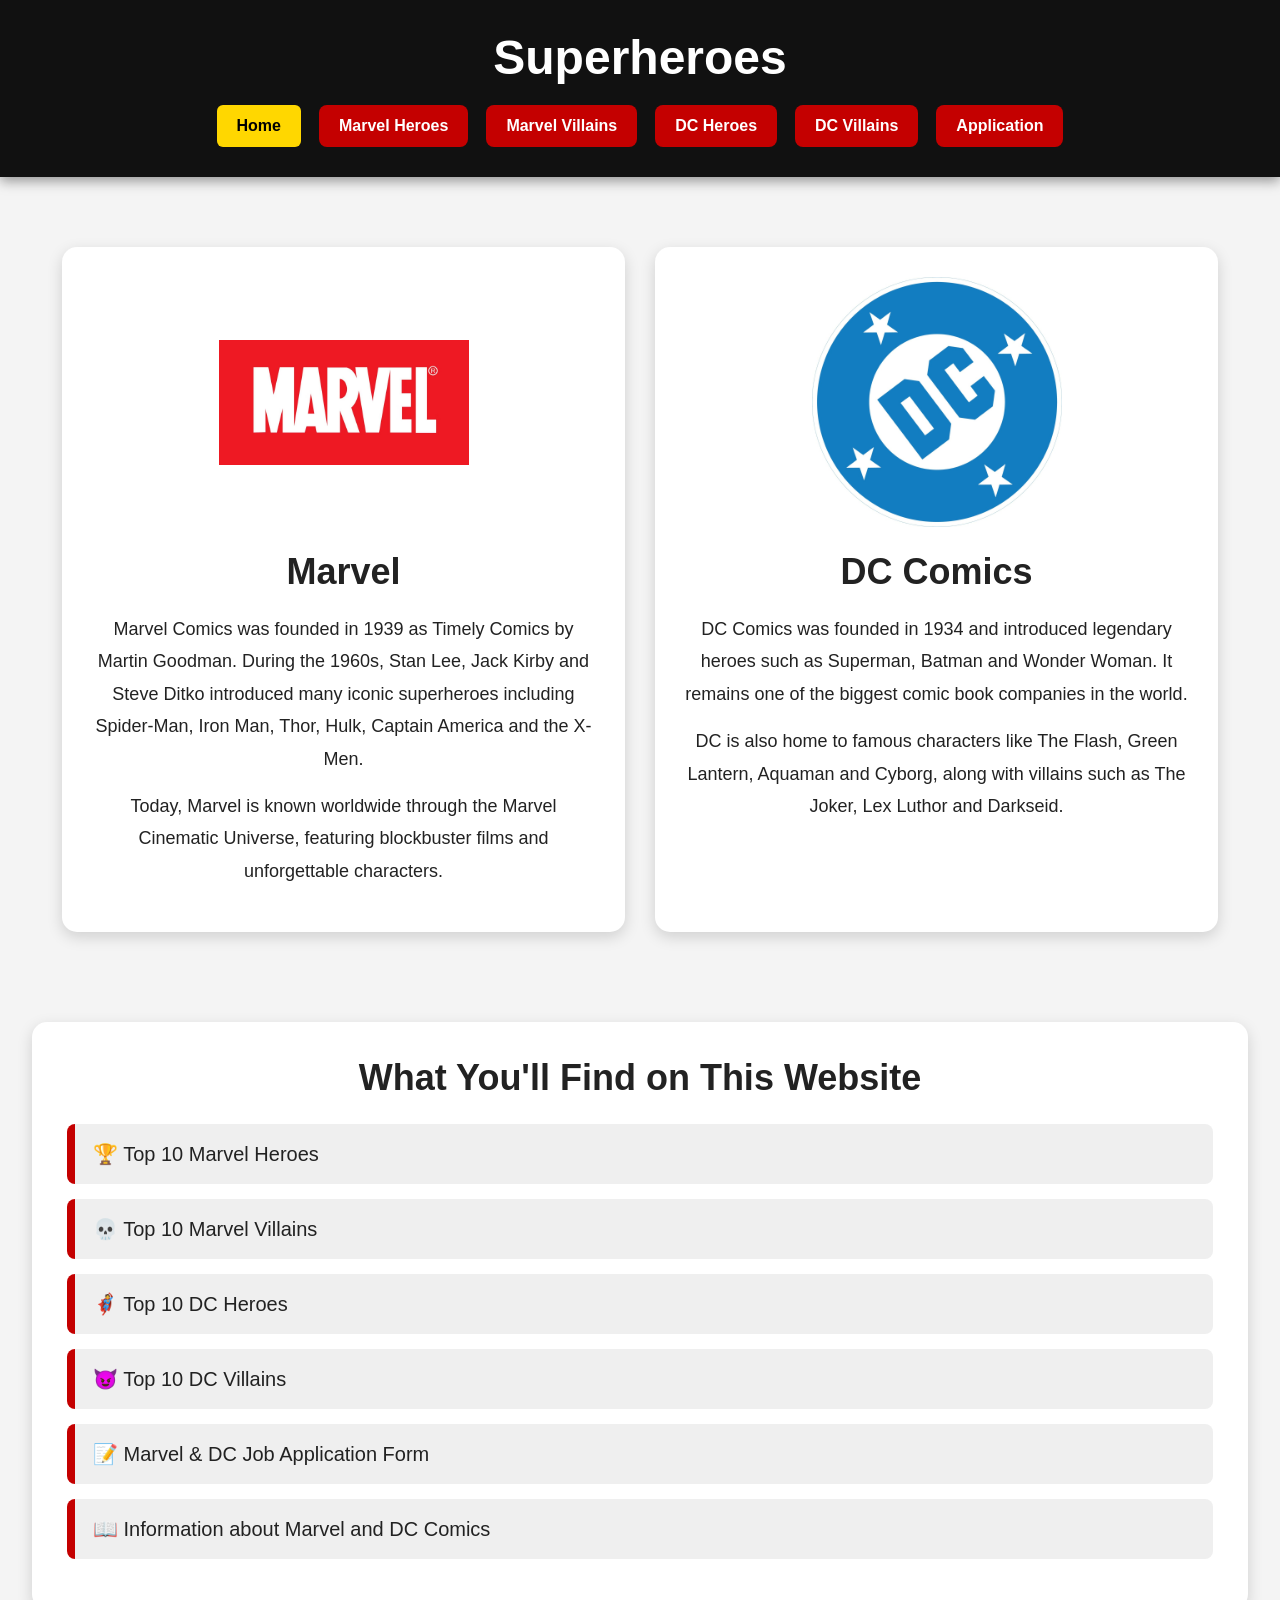
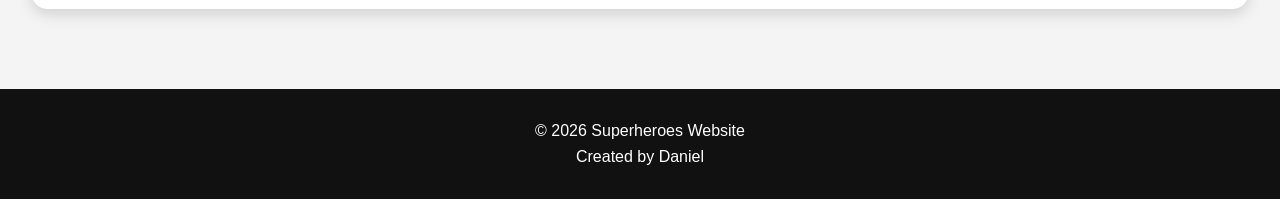
<file: index.html>
<!DOCTYPE html>
<html lang="en">

<head>
    <meta charset="UTF-8">
    <meta name="viewport" content="width=device-width, initial-scale=1.0">
    <title>Superheroes</title>

   <link rel="stylesheet" href="home.css">
</head>

<body>

    

    <header>

        <h1>Superheroes</h1>

        <nav>
            <a href="index.html" class="active">Home</a>
               <a href="marvelheroes.html">Marvel Heroes</a>
               <a href="marvelvillains.html">Marvel Villains</a>
               <a href="dcheroes.html">DC Heroes</a>
               <a href="dcvillains.html">DC Villains</a>
               <a href="Form.html">Application</a>
                
        </nav>
    </header>

    <main>

        <table width="100%" cellpadding="30">

            <tr>

                <!-- Marvel -->
                <td width="50%" align="center" valign="top">

                    <img src="marvel-logo-header.avif"
                        alt="Marvel Logo"
                        width="300"
                        height="160">

                    <h2>Marvel</h2>

                    <p>
                        Marvel Comics was founded in 1939 as Timely Comics by Martin Goodman.
                        During the 1960s, Stan Lee, Jack Kirby and Steve Ditko introduced many
                        iconic superheroes including Spider-Man, Iron Man, Thor, Hulk,
                        Captain America and the X-Men.
                    </p>

                    <p>
                        Today, Marvel is known worldwide through the Marvel Cinematic Universe,
                        featuring blockbuster films and unforgettable characters.
                    </p>

                </td>

                <!-- DC -->
                <td width="50%" align="center" valign="top">

                    <img src="Dc.jpg"
                        alt="DC Logo"
                        width="160"
                        height="160">

                    <h2>DC Comics</h2>

                    <p>
                        DC Comics was founded in 1934 and introduced legendary heroes such as
                        Superman, Batman and Wonder Woman. It remains one of the biggest comic
                        book companies in the world.
                    </p>

                    <p>
                        DC is also home to famous characters like The Flash, Green Lantern,
                        Aquaman and Cyborg, along with villains such as The Joker, Lex Luthor
                        and Darkseid.
                    </p>

                </td>

            </tr>

        </table>

        <!-- NEW SECTION -->

        <div class="info-list">

            <h2>What You'll Find on This Website</h2>

            <ul>

                <li>🏆 Top 10 Marvel Heroes</li>

                <li>💀 Top 10 Marvel Villains</li>

                <li>🦸 Top 10 DC Heroes</li>

                <li>😈 Top 10 DC Villains</li>

                <li>📝 Marvel & DC Job Application Form</li>

                <li>📖 Information about Marvel and DC Comics</li>

            </ul>

        </div>

    </main>

    <footer>

        <p>&copy; 2026 Superheroes Website</p>
        <p>Created by Daniel</p>

    </footer>

</body>

</html>
</file>
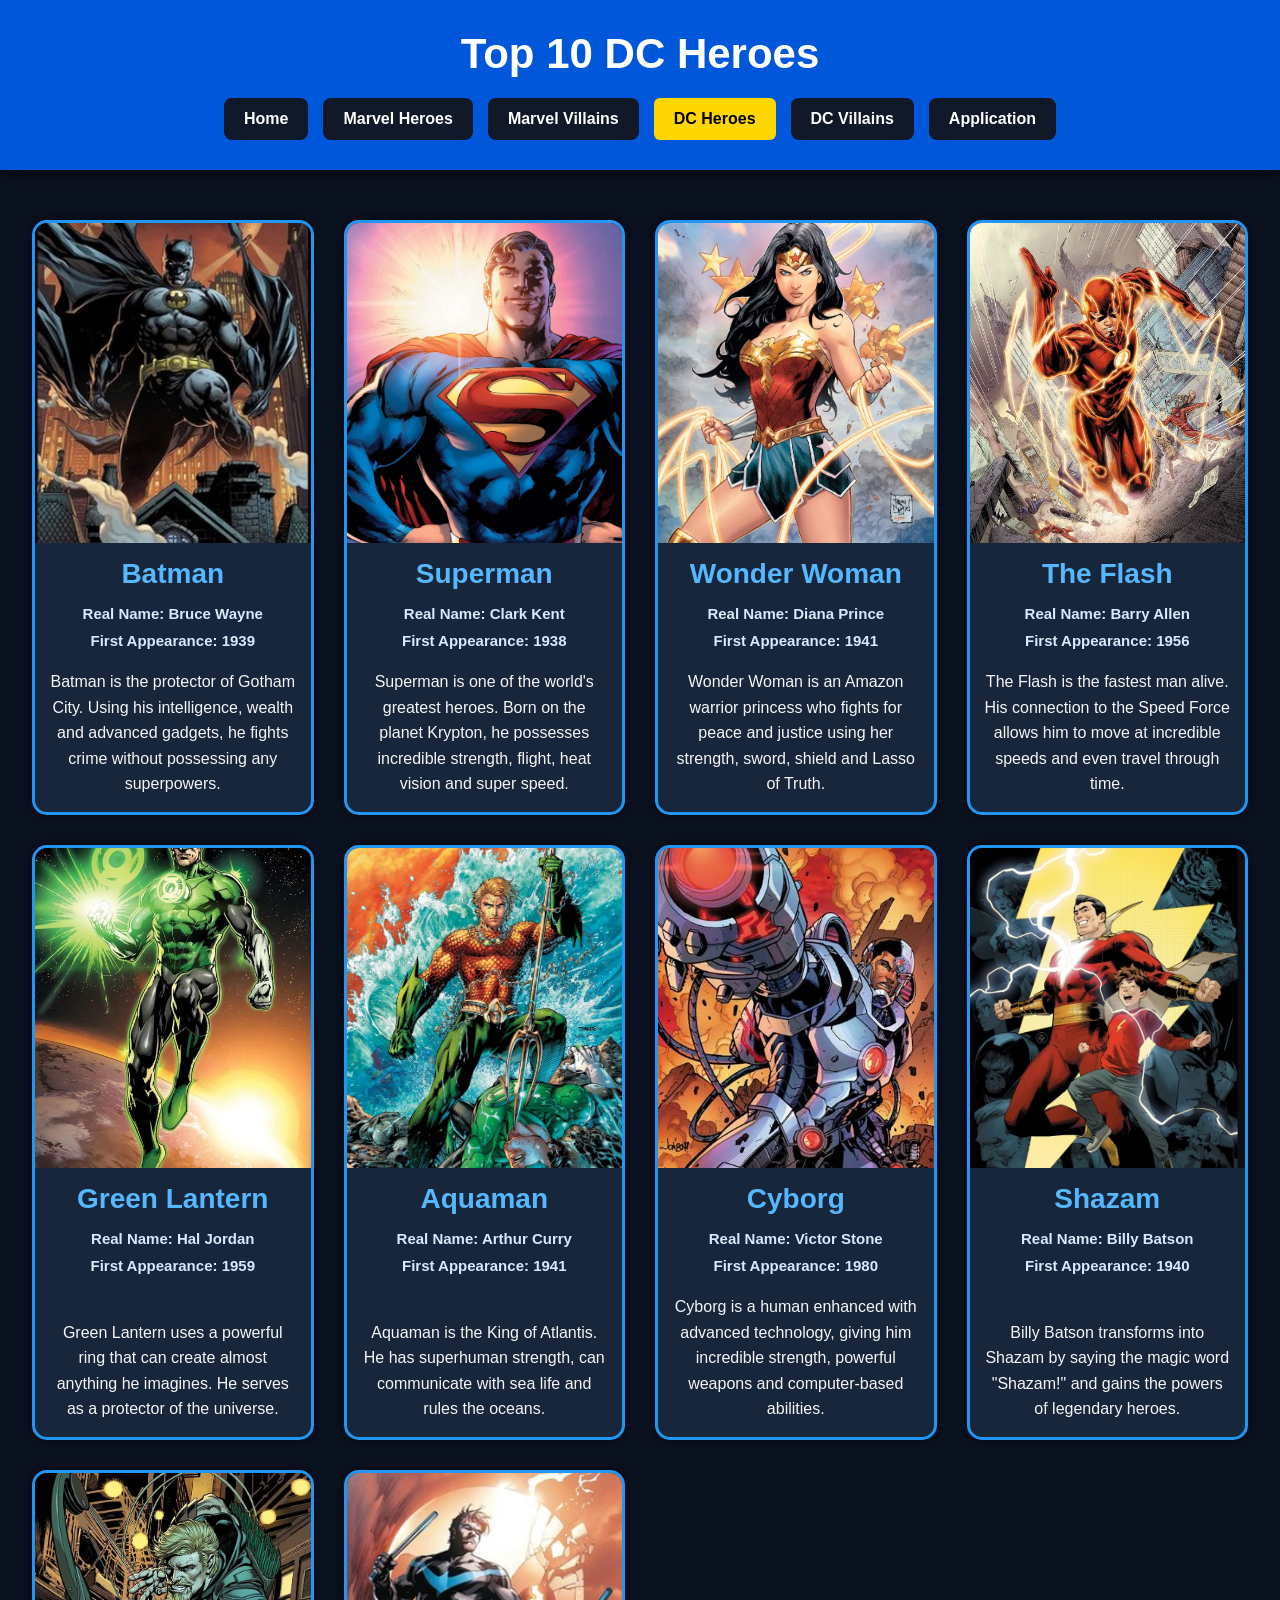
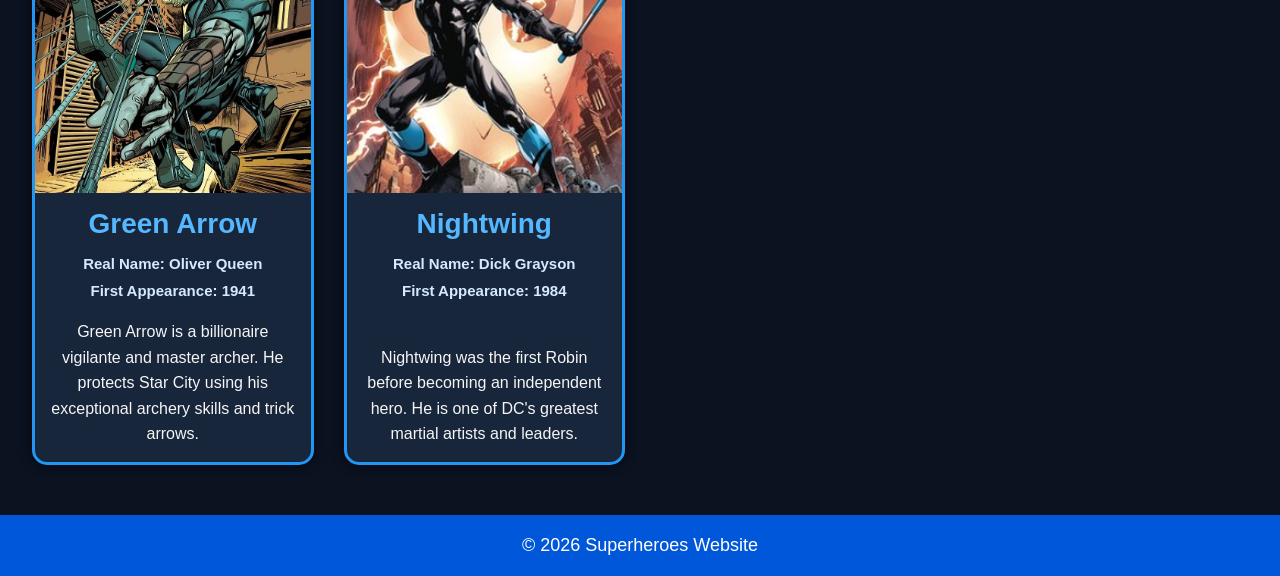
<file: dcheroes.html>
<!DOCTYPE html>
<html lang="en">
<head>
    <meta charset="UTF-8">
    <meta name="viewport" content="width=device-width, initial-scale=1.0">
    <title>DC Heroes</title>

    <link rel="stylesheet" href="Dc.css">
</head>

<body class="dc-page">

  

    <!-- Header -->
    <header>
        <h1>Top 10 DC Heroes</h1>

        <nav>
            <a href="index.html">Home</a>
                 <a href="marvelheroes.html">Marvel Heroes</a>
                 <a href="marvelvillains.html">Marvel Villains</a>
                 <a href="dcheroes.html" class="active">DC Heroes</a>
                 <a href="dcvillains.html">DC Villains</a>
                 <a href="Form.html">Application</a>
                 
        </nav>
    </header>

    <!-- Character Grid -->
    <section class="grid">

        <!-- Batman -->
        <div class="card">
            <img src="BM.jpg">
            <h2>Batman</h2>
            <h4>Real Name: Bruce Wayne</h4>
            <h4>First Appearance: 1939</h4>
            <p>
                Batman is the protector of Gotham City. Using his intelligence,
                wealth and advanced gadgets, he fights crime without possessing
                any superpowers.
            </p>
        </div>

        <!-- Superman -->
        <div class="card">
            <img src="SUM.jpg">
            <h2>Superman</h2>
            <h4>Real Name: Clark Kent</h4>
            <h4>First Appearance: 1938</h4>
            <p>
                Superman is one of the world's greatest heroes. Born on the
                planet Krypton, he possesses incredible strength, flight,
                heat vision and super speed.
            </p>
        </div>

        <!-- Wonder Woman -->
        <div class="card">
            <img src="WW.webp"">
            <h2>Wonder Woman</h2>
            <h4>Real Name: Diana Prince</h4>
            <h4>First Appearance: 1941</h4>
            <p>
                Wonder Woman is an Amazon warrior princess who fights for
                peace and justice using her strength, sword, shield and
                Lasso of Truth.
            </p>
        </div>

        <!-- Flash -->
        <div class="card">
            <img src="Flash.jfif">
            <h2>The Flash</h2>
            <h4>Real Name: Barry Allen</h4>
            <h4>First Appearance: 1956</h4>
            <p>
                The Flash is the fastest man alive. His connection to the
                Speed Force allows him to move at incredible speeds and
                even travel through time.
            </p>
        </div>

        <!-- Green Lantern -->
        <div class="card">
            <img src="GL.webp">
            <h2>Green Lantern</h2>
            <h4>Real Name: Hal Jordan</h4>
            <h4>First Appearance: 1959</h4>
            <p>
                Green Lantern uses a powerful ring that can create almost
                anything he imagines. He serves as a protector of the universe.
            </p>
        </div>

        <!-- Aquaman -->
        <div class="card">
            <img src="AM.webp">
            <h2>Aquaman</h2>
            <h4>Real Name: Arthur Curry</h4>
            <h4>First Appearance: 1941</h4>
            <p>
                Aquaman is the King of Atlantis. He has superhuman strength,
                can communicate with sea life and rules the oceans.
            </p>
        </div>

        <!-- Cyborg -->
        <div class="card">
            <img src="Cyb.jfif">
            <h2>Cyborg</h2>
            <h4>Real Name: Victor Stone</h4>
            <h4>First Appearance: 1980</h4>
            <p>
                Cyborg is a human enhanced with advanced technology,
                giving him incredible strength, powerful weapons and
                computer-based abilities.
            </p>
        </div>

        <!-- Shazam -->
        <div class="card">
            <img src="Shaz.webp">
            <h2>Shazam</h2>
            <h4>Real Name: Billy Batson</h4>
            <h4>First Appearance: 1940</h4>
            <p>
                Billy Batson transforms into Shazam by saying the magic
                word "Shazam!" and gains the powers of legendary heroes.
            </p>
        </div>

        <!-- Green Arrow -->
        <div class="card">
            <img src="GA.webp">
            <h2>Green Arrow</h2>
            <h4>Real Name: Oliver Queen</h4>
            <h4>First Appearance: 1941</h4>
            <p>
                Green Arrow is a billionaire vigilante and master archer.
                He protects Star City using his exceptional archery skills
                and trick arrows.
            </p>
        </div>

        <!-- Nightwing -->
        <div class="card">
            <img src="NW.jpg">
            <h2>Nightwing</h2>
            <h4>Real Name: Dick Grayson</h4>
            <h4>First Appearance: 1984</h4>
            <p>
                Nightwing was the first Robin before becoming an independent
                hero. He is one of DC's greatest martial artists and leaders.
            </p>
        </div>

    </section>

    <footer>
        <p>&copy; 2026 Superheroes Website</p>
    </footer>

</body>
</html>
</file>
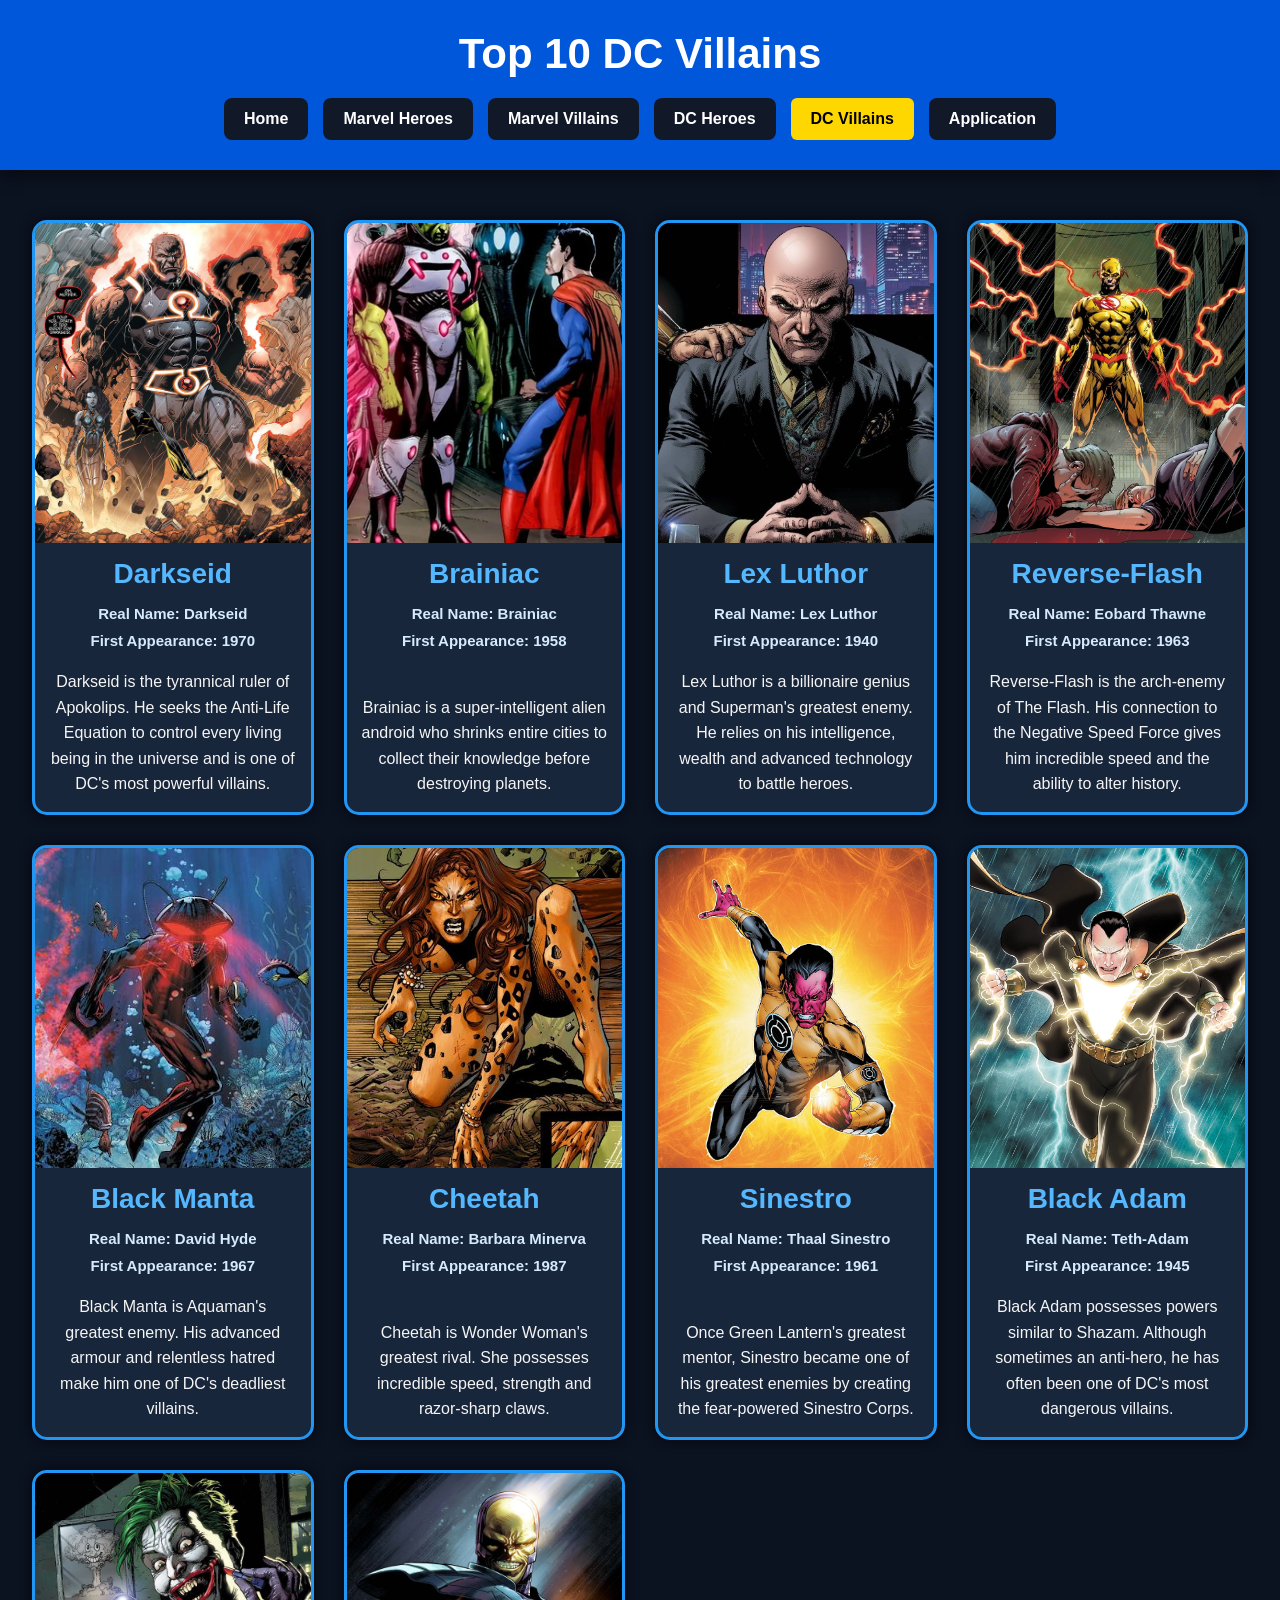
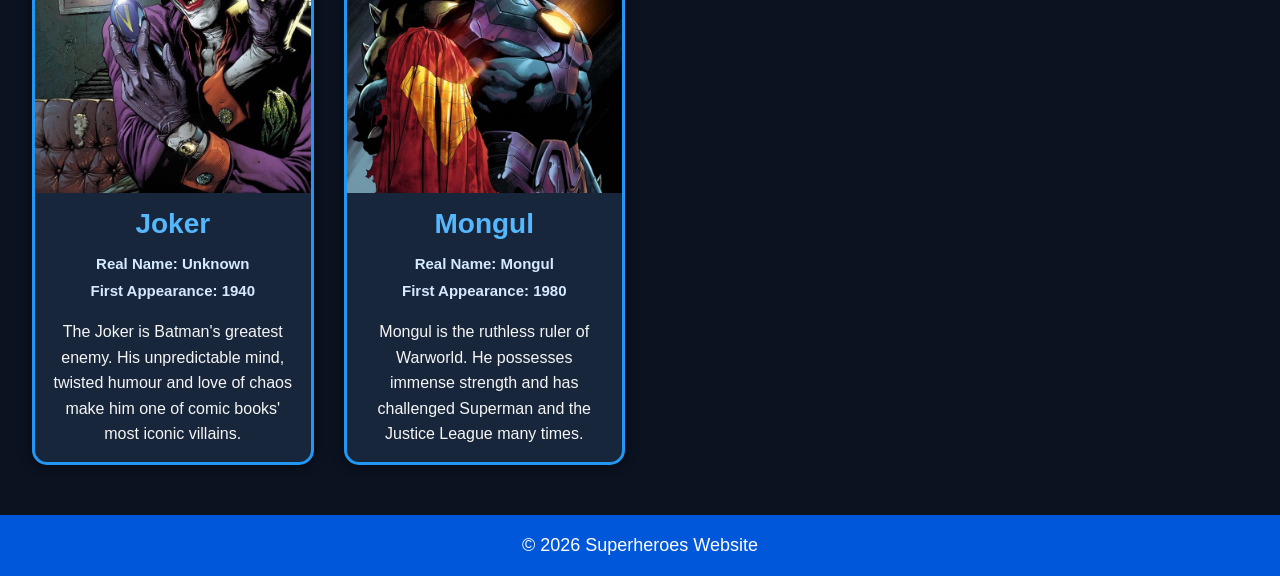
<file: dcvillains.html>
<!DOCTYPE html>
<html lang="en">
<head>
    <meta charset="UTF-8">
    <meta name="viewport" content="width=device-width, initial-scale=1.0">
    <title>DC Villains</title>

 <link rel="stylesheet" href="Dc.css">
</head>

<body class="dc-villains">

    
    <header>
        <h1>Top 10 DC Villains</h1>

        <nav>
            <a href="index.html">Home</a>
              <a href="marvelheroes.html">Marvel Heroes</a>
              <a href="marvelvillains.html">Marvel Villains</a>
              <a href="dcheroes.html">DC Heroes</a>
              <a href="dcvillains.html" class="active">DC Villains</a>
              <a href="Form.html">Application</a>
        </nav>
    </header>

    <section class="grid">

        <!-- Darkseid -->
        <div class="card">
            <img src="DS.webp">
            <h2>Darkseid</h2>
            <h4>Real Name: Darkseid</h4>
            <h4>First Appearance: 1970</h4>
            <p>Darkseid is the tyrannical ruler of Apokolips. He seeks the Anti-Life Equation to control every living being in the universe and is one of DC's most powerful villains.</p>
        </div>

        <!-- Brainiac -->
        <div class="card">
            <img src="Braniac.webp">
            <h2>Brainiac</h2>
            <h4>Real Name: Brainiac</h4>
            <h4>First Appearance: 1958</h4>
            <p>Brainiac is a super-intelligent alien android who shrinks entire cities to collect their knowledge before destroying planets.</p>
        </div>

        <!-- Lex Luthor -->
        <div class="card">
            <img src="LL.webp">
            <h2>Lex Luthor</h2>
            <h4>Real Name: Lex Luthor</h4>
            <h4>First Appearance: 1940</h4>
            <p>Lex Luthor is a billionaire genius and Superman's greatest enemy. He relies on his intelligence, wealth and advanced technology to battle heroes.</p>
        </div>

        <!-- Reverse Flash -->
        <div class="card">
            <img src="RF.webp">
            <h2>Reverse-Flash</h2>
            <h4>Real Name: Eobard Thawne</h4>
            <h4>First Appearance: 1963</h4>
            <p>Reverse-Flash is the arch-enemy of The Flash. His connection to the Negative Speed Force gives him incredible speed and the ability to alter history.</p>
        </div>

        <!-- Black Manta -->
        <div class="card">
            <img src="BLM.jfif">
            <h2>Black Manta</h2>
            <h4>Real Name: David Hyde</h4>
            <h4>First Appearance: 1967</h4>
            <p>Black Manta is Aquaman's greatest enemy. His advanced armour and relentless hatred make him one of DC's deadliest villains.</p>
        </div>

        <!-- Cheetah -->
        <div class="card">
            <img src="Cheetah.jfif">
            <h2>Cheetah</h2>
            <h4>Real Name: Barbara Minerva</h4>
            <h4>First Appearance: 1987</h4>
            <p>Cheetah is Wonder Woman's greatest rival. She possesses incredible speed, strength and razor-sharp claws.</p>
        </div>

        <!-- Sinestro -->
        <div class="card">
            <img src="Sinestro.webp">
            <h2>Sinestro</h2>
            <h4>Real Name: Thaal Sinestro</h4>
            <h4>First Appearance: 1961</h4>
            <p>Once Green Lantern's greatest mentor, Sinestro became one of his greatest enemies by creating the fear-powered Sinestro Corps.</p>
        </div>

        <!-- Black Adam -->
        <div class="card">
            <img src="BA.webp">
            <h2>Black Adam</h2>
            <h4>Real Name: Teth-Adam</h4>
            <h4>First Appearance: 1945</h4>
            <p>Black Adam possesses powers similar to Shazam. Although sometimes an anti-hero, he has often been one of DC's most dangerous villains.</p>
        </div>

        <!-- Joker -->
        <div class="card">
            <img src="Joker.webp">
            <h2>Joker</h2>
            <h4>Real Name: Unknown</h4>
            <h4>First Appearance: 1940</h4>
            <p>The Joker is Batman's greatest enemy. His unpredictable mind, twisted humour and love of chaos make him one of comic books' most iconic villains.</p>
        </div>

        <!-- Mongul -->
        <div class="card">
            <img src="Mongul.webp">
            <h2>Mongul</h2>
            <h4>Real Name: Mongul</h4>
            <h4>First Appearance: 1980</h4>
            <p>Mongul is the ruthless ruler of Warworld. He possesses immense strength and has challenged Superman and the Justice League many times.</p>
        </div>

    </section>

    <footer>
        <p>&copy; 2026 Superheroes Website</p>
    </footer>

</body>
</html>
</file>
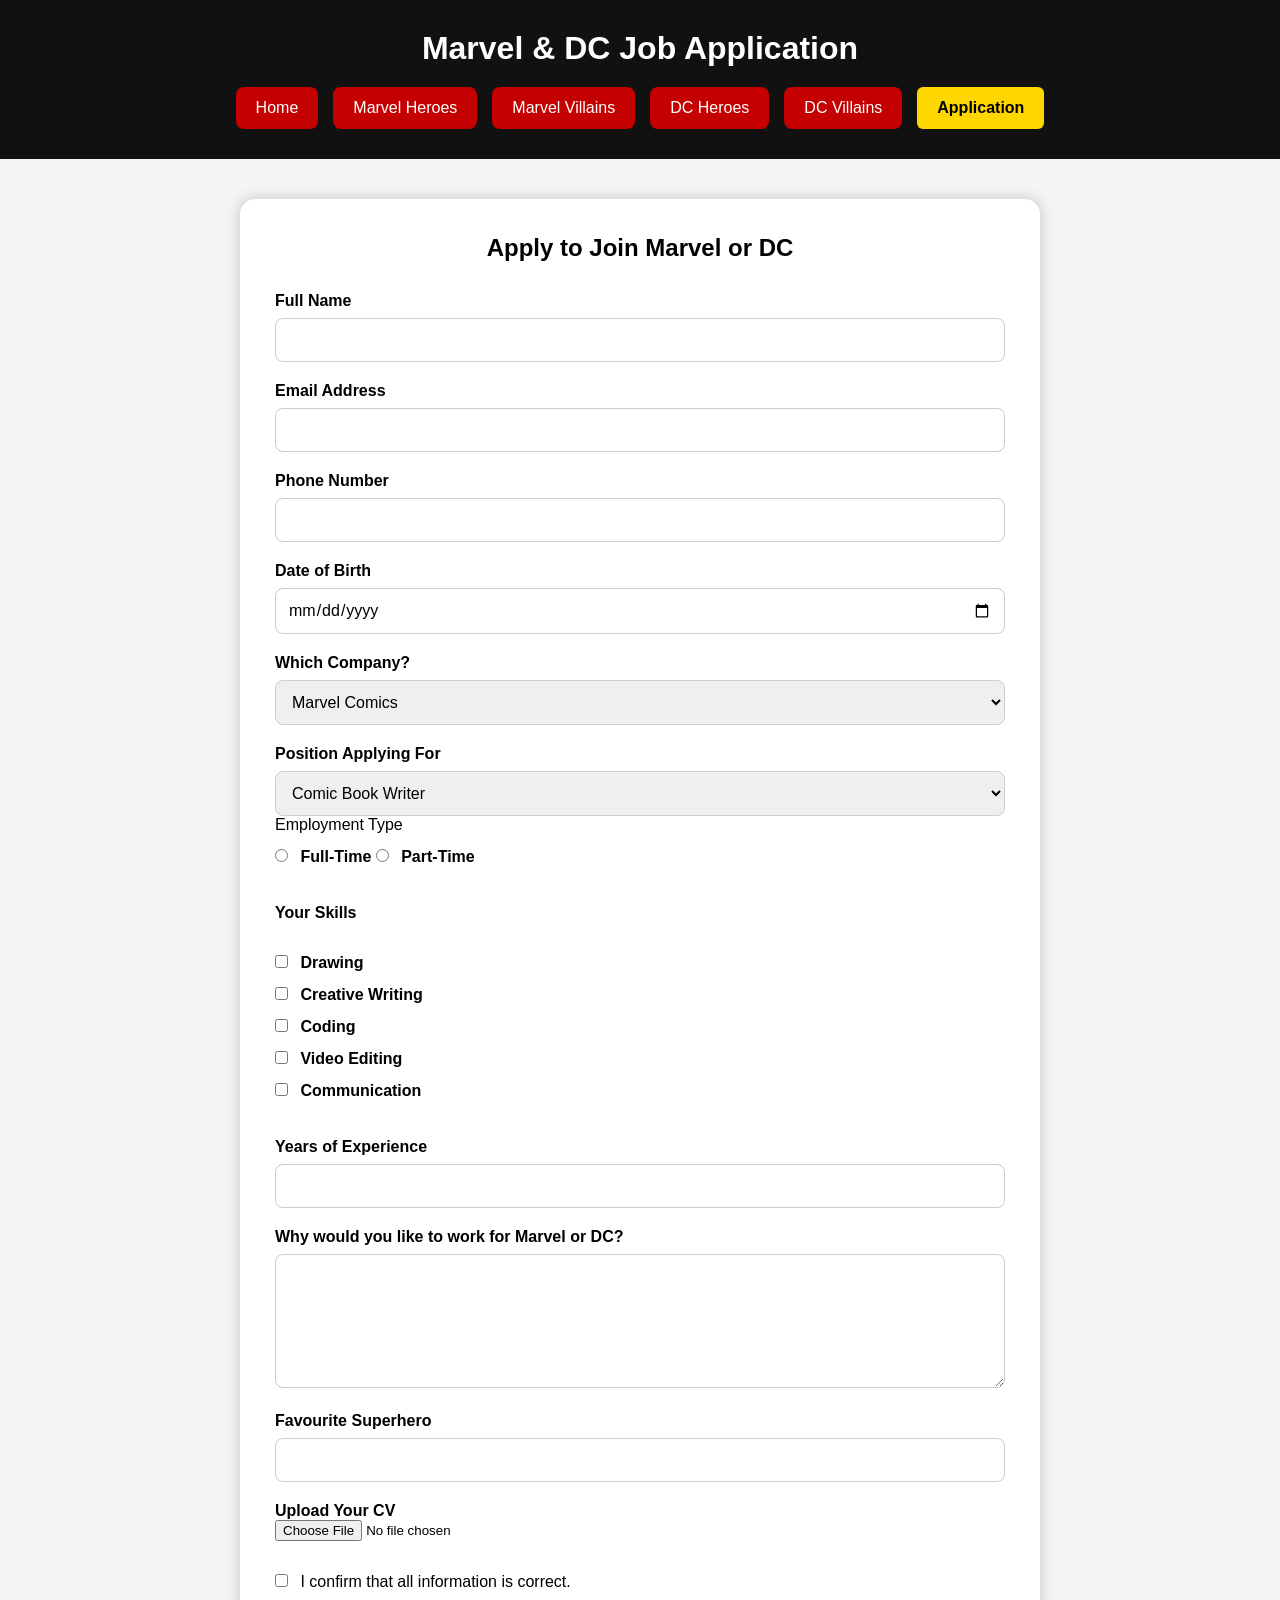
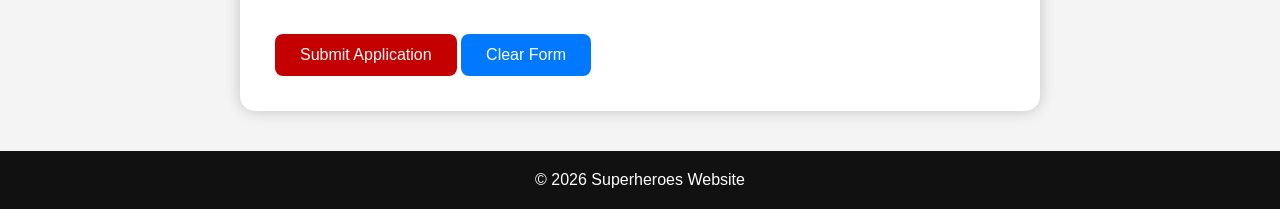
<file: Form.html>
<!DOCTYPE html>
<html lang="en">
<head>
    <meta charset="UTF-8">
    <meta name="viewport" content="width=device-width, initial-scale=1.0">
    <title>Superhero Company Application</title>

   <link rel="stylesheet" href="Form.css">
</head>

<body>

  

<header>
    <h1>Marvel & DC Job Application</h1>

    <nav>
        <a href="index.html">Home</a>
             <a href="marvelheroes.html">Marvel Heroes</a>
             <a href="marvelvillains.html">Marvel Villains</a>
             <a href="dcheroes.html">DC Heroes</a>
             <a href="dcvillains.html">DC Villains</a>
             <a href="Form.html" class="active">Application</a>
            
    </nav>
</header>

<div class="form-container">

<h2>Apply to Join Marvel or DC</h2>

<form>

<label for="name">Full Name</label>
<input type="text" id="name" required>

<label for="email">Email Address</label>
<input type="email" id="email" required>

<label for="phone">Phone Number</label>
<input type="tel" id="phone">

<label for="dob">Date of Birth</label>
<input type="date" id="dob">

<label for="company">Which Company?</label>

<select id="company">
    <option>Marvel Comics</option>
    <option>DC Comics</option>
</select>

<label for="job">Position Applying For</label>

<select id="job">
    <option>Comic Book Writer</option>
    <option>Graphic Designer</option>
    <option>Character Artist</option>
    <option>Storyboard Artist</option>
    <option>Film Producer</option>
    <option>Animator</option>
    <option>Marketing Team</option>
    <option>Web Developer</option>
</select>

<p>Employment Type</p>

<input type="radio" id="full" name="employment">
<label for="full">Full-Time</label>

<input type="radio" id="part" name="employment">
<label for="part">Part-Time</label>

<br><br>

<label>Your Skills</label><br>

<input type="checkbox" id="drawing">
<label for="drawing">Drawing</label><br>

<input type="checkbox" id="writing">
<label for="writing">Creative Writing</label><br>

<input type="checkbox" id="coding">
<label for="coding">Coding</label><br>

<input type="checkbox" id="editing">
<label for="editing">Video Editing</label><br>

<input type="checkbox" id="communication">
<label for="communication">Communication</label>

<br><br>

<label for="experience">Years of Experience</label>
<input type="number" id="experience" min="0" max="50">

<label for="about">
Why would you like to work for Marvel or DC?
</label>

<textarea id="about" rows="6"></textarea>

<label for="hero">
Favourite Superhero
</label>

<input type="text" id="hero">

<label for="cv">
Upload Your CV
</label>

<input type="file" id="cv">

<br><br>

<input type="checkbox" required>
I confirm that all information is correct.

<br><br>

<input type="submit" value="Submit Application">

<input type="reset" value="Clear Form">

</form>

</div>

<footer>

<p>© 2026 Superheroes Website</p>

</footer>

</body>
</html>
</file>
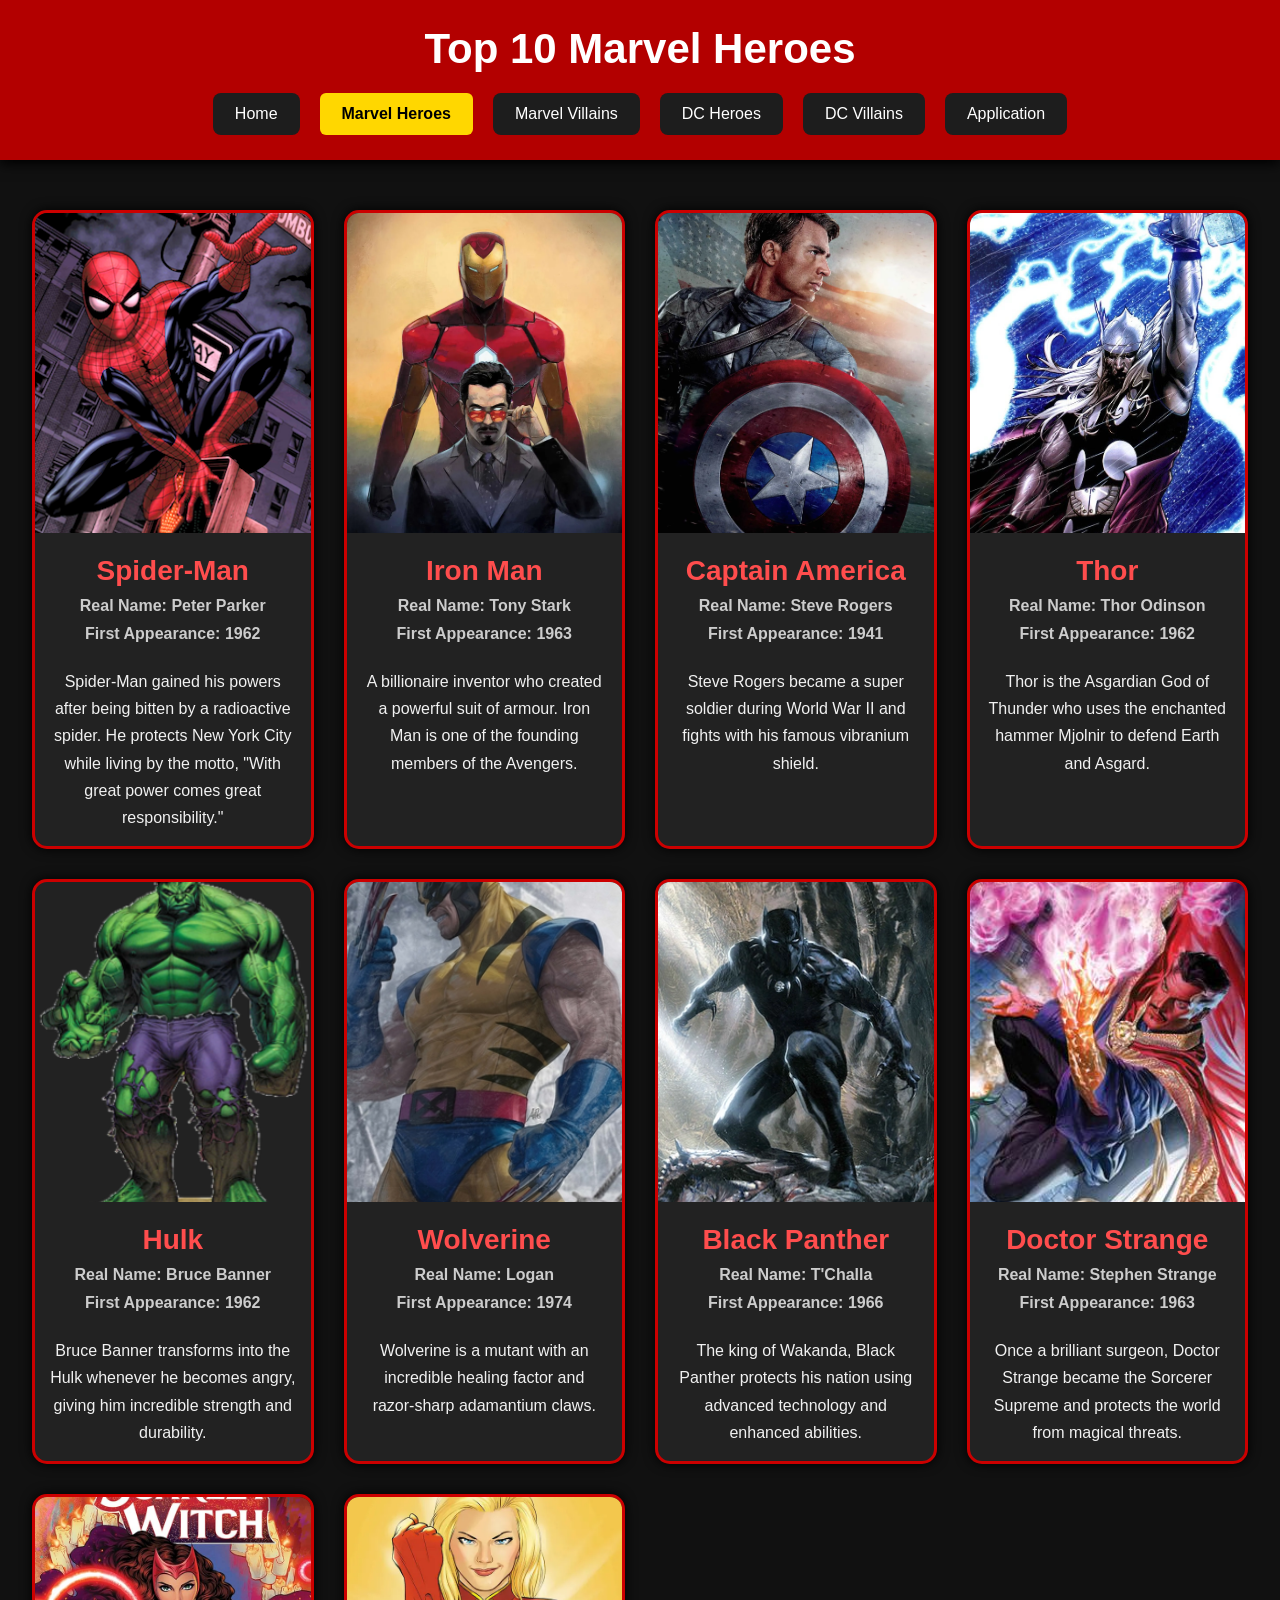
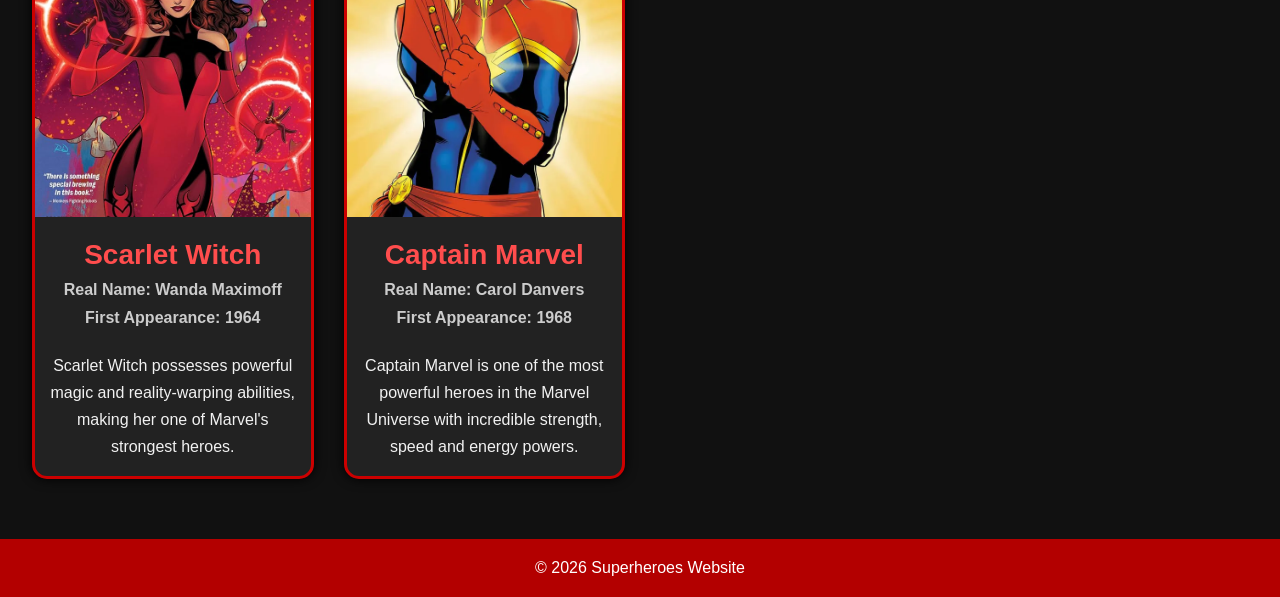
<file: marvelheroes.html>
<!DOCTYPE html>
<html lang="en">
<head>
    <meta charset="UTF-8">
    <meta name="viewport" content="width=device-width, initial-scale=1.0">
    <title>Marvel Heroes</title>

    <link rel="stylesheet" href="Marvel.css">
</head>

<body>

   

    <!-- Header -->
    <header>
        <h1>Top 10 Marvel Heroes</h1>

        <nav>
            <a href="index.html">Home</a>
                <a href="marvelheroes.html" class="active">Marvel Heroes</a>
               <a href="marvelvillains.html">Marvel Villains</a>
               <a href="dcheroes.html">DC Heroes</a>
               <a href="dcvillains.html">DC Villains</a>
               <a href="Form.html">Application</a>
        </nav>
    </header>

    <!-- Character Grid -->
    <section class="grid">

        <!-- Spider-Man -->
        <div class="card">
            <img src="SM.png">
            <h2>Spider-Man</h2>
            <h4>Real Name: Peter Parker</h4>
            <h4>First Appearance: 1962</h4>
            <p>
                Spider-Man gained his powers after being bitten by a radioactive
                spider. He protects New York City while living by the motto,
                "With great power comes great responsibility."
            </p>
        </div>
             

        <!-- Iron Man -->
        <div class="card">
            <img src="IM.webp">
            <h2>Iron Man</h2>
            <h4>Real Name: Tony Stark</h4>
            <h4>First Appearance: 1963</h4>
            <p>
                A billionaire inventor who created a powerful suit of armour.
                Iron Man is one of the founding members of the Avengers.
            </p>

            
        </div>

        <!-- Captain America -->
        <div class="card">
            <img src="CA.webp">
            <h2>Captain America</h2>
            <h4>Real Name: Steve Rogers</h4>
            <h4>First Appearance: 1941</h4>
            <p>
                Steve Rogers became a super soldier during World War II and
                fights with his famous vibranium shield.
            </p>

             
        </div>

        <!-- Thor -->
        <div class="card">
            <img src="Thor.webp">
            <h2>Thor</h2>
            <h4>Real Name: Thor Odinson</h4>
            <h4>First Appearance: 1962</h4>
            <p>
                Thor is the Asgardian God of Thunder who uses the enchanted
                hammer Mjolnir to defend Earth and Asgard.
            </p>

             
        </div>

        <!-- Hulk -->
        <div class="card">
            <img src="Hulk.png">
            <h2>Hulk</h2>
            <h4>Real Name: Bruce Banner</h4>
            <h4>First Appearance: 1962</h4>
            <p>
                Bruce Banner transforms into the Hulk whenever he becomes angry,
                giving him incredible strength and durability.
            </p>

          
        </div>

        <!-- Wolverine -->
        <div class="card">
            <img src="Wolverine.jpg" >
            <h2>Wolverine</h2>
            <h4>Real Name: Logan</h4>
            <h4>First Appearance: 1974</h4>
            <p>
                Wolverine is a mutant with an incredible healing factor and
                razor-sharp adamantium claws.
            </p>

             
        </div>

        <!-- Black Panther -->
        <div class="card">
            <img src="BP.webp" >
            <h2>Black Panther</h2>
            <h4>Real Name: T'Challa</h4>
            <h4>First Appearance: 1966</h4>
            <p>
                The king of Wakanda, Black Panther protects his nation using
                advanced technology and enhanced abilities.
            </p>

            
        </div>

        <!-- Doctor Strange -->
        <div class="card">
            <img src="DS.jpg">
            <h2>Doctor Strange</h2>
            <h4>Real Name: Stephen Strange</h4>
            <h4>First Appearance: 1963</h4>
            <p>
                Once a brilliant surgeon, Doctor Strange became the Sorcerer
                Supreme and protects the world from magical threats.
            </p>

           
        </div>

        <!-- Scarlet Witch -->
        <div class="card">
            <img src="SW.jpg">
            <h2>Scarlet Witch</h2>
            <h4>Real Name: Wanda Maximoff</h4>
            <h4>First Appearance: 1964</h4>
            <p>
                Scarlet Witch possesses powerful magic and reality-warping
                abilities, making her one of Marvel's strongest heroes.
            </p>
             
        </div>

        <!-- Captain Marvel -->
        <div class="card">
            <img src="CM.webp"">
            <h2>Captain Marvel</h2>
            <h4>Real Name: Carol Danvers</h4>
            <h4>First Appearance: 1968</h4>
            <p>
                Captain Marvel is one of the most powerful heroes in the Marvel
                Universe with incredible strength, speed and energy powers.
            </p>

             
        </div>

    </section>

    <footer>
        <p>&copy; 2026 Superheroes Website</p>
    </footer>

</body>
</html>
</file>
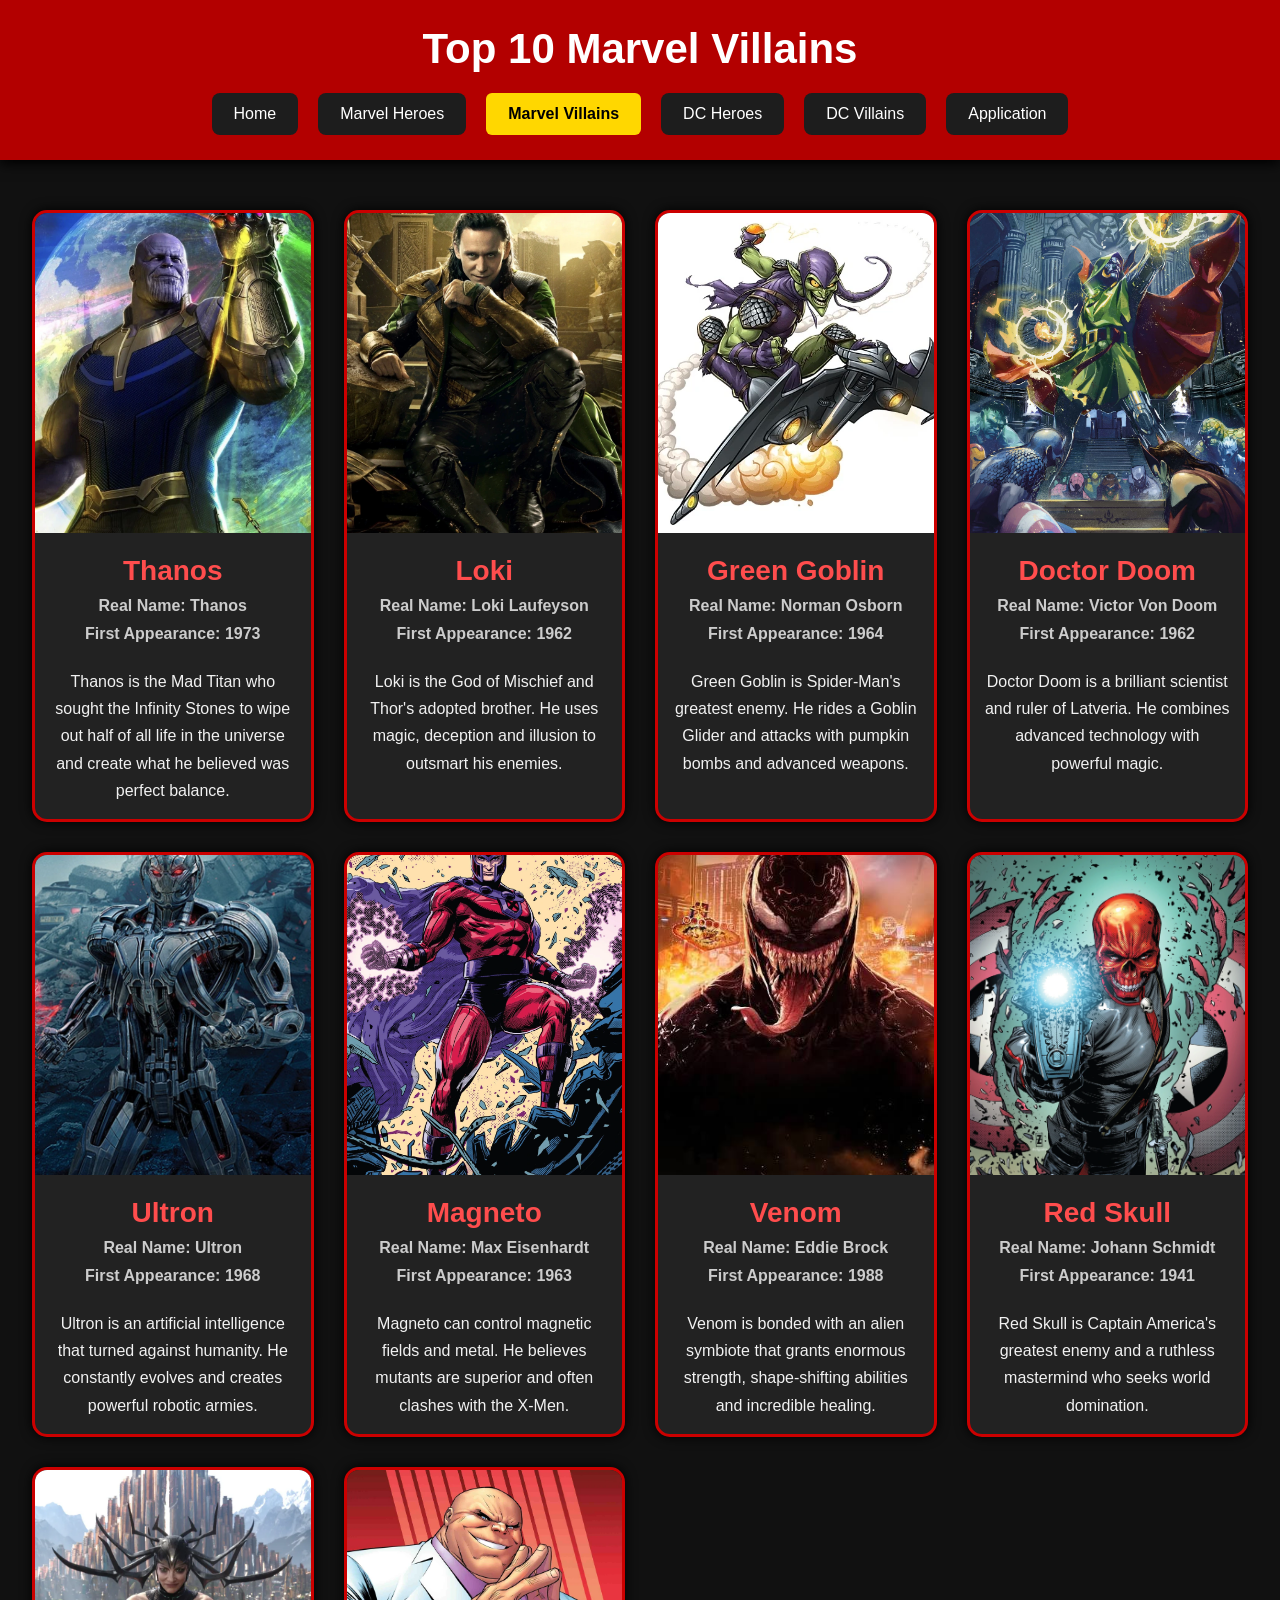
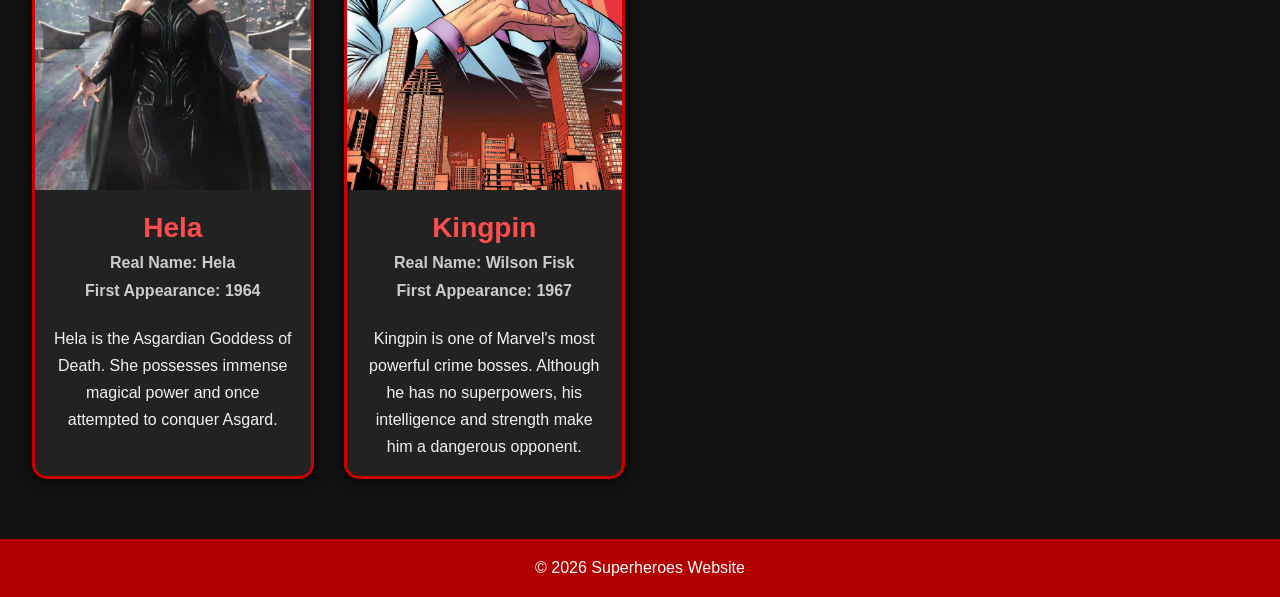
<file: marvelvillains.html>
<!DOCTYPE html>
<html lang="en">
<head>
    <meta charset="UTF-8">
    <meta name="viewport" content="width=device-width, initial-scale=1.0">
    <title>Marvel Villains</title>

    <link rel="stylesheet" href="Marvel.css">
</head>

<body>

 
    <!-- Header -->
    <header>
        <h1>Top 10 Marvel Villains</h1>

        <nav>
            <a href="index.html">Home</a>
               <a href="marvelheroes.html">Marvel Heroes</a>
               <a href="marvelvillains.html" class="active">Marvel Villains</a>
               <a href="dcheroes.html">DC Heroes</a>
               <a href="dcvillains.html">DC Villains</a>
               <a href="Form.html">Application</a>
        </nav>
    </header>

    <!-- Character Grid -->
    <section class="grid">

        <!-- Thanos -->
        <div class="card">
            <img src="Thanos.webp">
            <h2>Thanos</h2>
            <h4>Real Name: Thanos</h4>
            <h4>First Appearance: 1973</h4>
            <p>
                Thanos is the Mad Titan who sought the Infinity Stones to wipe
                out half of all life in the universe and create what he believed
                was perfect balance.
            </p>
        </div>

        <!-- Loki -->
        <div class="card">
            <img src="Loki.webp">
            <h2>Loki</h2>
            <h4>Real Name: Loki Laufeyson</h4>
            <h4>First Appearance: 1962</h4>
            <p>
                Loki is the God of Mischief and Thor's adopted brother. He uses
                magic, deception and illusion to outsmart his enemies.
            </p>
        </div>

        <!-- Green Goblin -->
        <div class="card">
            <img src="GG.webp">
            <h2>Green Goblin</h2>
            <h4>Real Name: Norman Osborn</h4>
            <h4>First Appearance: 1964</h4>
            <p>
                Green Goblin is Spider-Man's greatest enemy. He rides a Goblin
                Glider and attacks with pumpkin bombs and advanced weapons.
            </p>
        </div>

        <!-- Doctor Doom -->
        <div class="card">
            <img src="DD.webp">
            <h2>Doctor Doom</h2>
            <h4>Real Name: Victor Von Doom</h4>
            <h4>First Appearance: 1962</h4>
            <p>
                Doctor Doom is a brilliant scientist and ruler of Latveria.
                He combines advanced technology with powerful magic.
            </p>
        </div>

        <!-- Ultron -->
        <div class="card">
            <img src="Ultron.webp">
            <h2>Ultron</h2>
            <h4>Real Name: Ultron</h4>
            <h4>First Appearance: 1968</h4>
            <p>
                Ultron is an artificial intelligence that turned against humanity.
                He constantly evolves and creates powerful robotic armies.
            </p>
        </div>

        <!-- Magneto -->
        <div class="card">
            <img src="Magneto.webp">
            <h2>Magneto</h2>
            <h4>Real Name: Max Eisenhardt</h4>
            <h4>First Appearance: 1963</h4>
            <p>
                Magneto can control magnetic fields and metal. He believes
                mutants are superior and often clashes with the X-Men.
            </p>
        </div>

        <!-- Venom -->
        <div class="card">
            <img src="Venom.jfif">
            <h2>Venom</h2>
            <h4>Real Name: Eddie Brock</h4>
            <h4>First Appearance: 1988</h4>
            <p>
                Venom is bonded with an alien symbiote that grants enormous
                strength, shape-shifting abilities and incredible healing.
            </p>
        </div>

        <!-- Red Skull -->
        <div class="card">
            <img src="RS.webp">
            <h2>Red Skull</h2>
            <h4>Real Name: Johann Schmidt</h4>
            <h4>First Appearance: 1941</h4>
            <p>
                Red Skull is Captain America's greatest enemy and a ruthless
                mastermind who seeks world domination.
            </p>
        </div>

        <!-- Hela -->
        <div class="card">
            <img src="hela.webp">
            <h2>Hela</h2>
            <h4>Real Name: Hela</h4>
            <h4>First Appearance: 1964</h4>
            <p>
                Hela is the Asgardian Goddess of Death. She possesses immense
                magical power and once attempted to conquer Asgard.
            </p>
        </div>

        <!-- Kingpin -->
        <div class="card">
            <img src="KP.webp">
            <h2>Kingpin</h2>
            <h4>Real Name: Wilson Fisk</h4>
            <h4>First Appearance: 1967</h4>
            <p>
                Kingpin is one of Marvel's most powerful crime bosses. Although
                he has no superpowers, his intelligence and strength make him
                a dangerous opponent.
            </p>
        </div>

    </section>

    <footer>
        <p>&copy; 2026 Superheroes Website</p>
    </footer>

</body>
</html>
</file>
<file: home.css>
/* ===========================
   RESET
=========================== */

*{
    margin:0;
    padding:0;
    box-sizing:border-box;
    font-family:Arial, Helvetica, sans-serif;
}

/* ===========================
   BODY
=========================== */

body{
    background:#f4f4f4;
    color:#222;
    min-height:100vh;
    display:flex;
    flex-direction:column;
}

/* ===========================
   HEADER
=========================== */

header{
    background:#111;
    color:white;
    text-align:center;
    padding:30px;
    box-shadow:0 4px 12px rgba(0,0,0,.4);
}

header h1{
    font-size:48px;
    margin-bottom:20px;
}

/* ===========================
   NAVIGATION
=========================== */

nav{
    display:flex;
    justify-content:center;
    gap:18px;
    flex-wrap:wrap;
}

nav a{
    text-decoration:none;
    color:white;
    background:#c40000;
    padding:12px 20px;
    border-radius:8px;
    font-weight:bold;
    transition:.3s;
}

nav a:hover{
    background:#0078ff;
    transform:translateY(-3px);
}

/* ===========================
   MAIN
=========================== */

main{
    flex:1;
    width:95%;
    max-width:1400px;
    margin:40px auto;
}

/* ===========================
   TABLE
=========================== */

table{
    width:100%;
    border-spacing:30px;
}

td{
    width:50%;
    background:white;
    padding:30px;
    text-align:center;
    vertical-align:top;
    border-radius:15px;
    box-shadow:0 5px 15px rgba(0,0,0,.15);
}

/* ===========================
   LOGOS
=========================== */

td img{
    width:250px;
    height:250px;
    object-fit:contain;
    margin-bottom:20px;
}

td h2{
    font-size:36px;
    margin-bottom:20px;
}

td p{
    font-size:18px;
    line-height:1.8;
    margin-bottom:15px;
}

/* ===========================
   INFORMATION LIST
=========================== */

.info-list{
    margin-top:60px;
    background:white;
    padding:35px;
    border-radius:15px;
    box-shadow:0 5px 15px rgba(0,0,0,.15);
}

.info-list h2{
    text-align:center;
    font-size:36px;
    margin-bottom:25px;
}

.info-list ul{
    list-style:none;
}

.info-list li{
    background:#efefef;
    margin:15px 0;
    padding:18px;
    border-left:8px solid #c40000;
    border-radius:8px;
    font-size:20px;
    transition:.3s;
}

.info-list li:hover{
    transform:translateX(10px);
    background:#dddddd;
}

/* ===========================
   FOOTER
=========================== */

footer{
    background:#111;
    color:white;
    text-align:center;
    padding:25px;
    margin-top:40px;
}

footer p{
    margin:8px 0;
}

/* ===========================
   RESPONSIVE
=========================== */

@media(max-width:1000px){

table,
tbody,
tr,
td{
    display:block;
    width:100%;
}

td{
    margin-bottom:30px;
}

nav{
    flex-direction:column;
    align-items:center;
}

header h1{
    font-size:38px;
}

td img{
    width:200px;
    height:200px;
}

.info-list h2{
    font-size:28px;
}

.info-list li{
    font-size:18px;
}

}

.user-panel{
    position: fixed;
    top: 20px;
    right: 20px;

    display: flex;
    align-items: center;
    gap: 10px;

    background: rgba(0,0,0,0.8);
    padding: 10px 15px;
    border-radius: 10px;

    z-index: 999;
}

.user-panel span{
    color: white;
    font-weight: bold;
}

.logout-btn{
    background: #d32f2f;
    color: white;
    text-decoration: none;
    padding: 8px 15px;
    border-radius: 8px;
    font-weight: bold;
    transition: 0.3s;
}

.logout-btn:hover{
    background: #b71c1c;
}

nav a.active {
    background-color: #ffd700;
    color: black;
    font-weight: bold;
    border-radius: 6px;
}
</file>
<file: Dc.css>
/* ===========================
   RESET
=========================== */

*{
    margin:0;
    padding:0;
    box-sizing:border-box;
    font-family:Arial, Helvetica, sans-serif;
}

/* ===========================
   BODY
=========================== */

body{
    background:#0b1220;
    color:white;
}

/* ===========================
   HEADER
=========================== */

header{
    background:#0057d9;
    padding:30px;
    text-align:center;
    box-shadow:0 5px 15px rgba(0,0,0,.5);
}

header h1{
    font-size:42px;
    margin-bottom:20px;
    color:white;
}

/* ===========================
   NAVIGATION
=========================== */

nav{
    display:flex;
    justify-content:center;
    gap:15px;
    flex-wrap:wrap;
}

nav a{
    color:white;
    text-decoration:none;
    background:#111827;
    padding:12px 20px;
    border-radius:8px;
    transition:.3s;
    font-weight:bold;
}

nav a:hover{
    background:#2196f3;
    transform:translateY(-3px);
}

/* ===========================
   GRID
=========================== */

.grid{
    width:95%;
    max-width:1600px;
    margin:50px auto;

    display:grid;
    grid-template-columns:repeat(5,1fr);
    gap:30px;
}

/* ===========================
   CHARACTER CARD
=========================== */

.card{
    background:#18263b;
    border:3px solid #2196f3;
    border-radius:15px;
    overflow:hidden;
    text-align:center;
    transition:.3s;
    box-shadow:0 0 12px rgba(0,0,0,.6);

    display:flex;
    flex-direction:column;
}

.card:hover{
    transform:translateY(-10px);
    box-shadow:0 0 25px #2196f3;
}

/* ===========================
   IMAGES
=========================== */

.card img{
    width:100%;
    height:320px;
    object-fit:cover;
}

/* ===========================
   TEXT
=========================== */

.card h2{
    color:#55b8ff;
    margin-top:15px;
    margin-bottom:10px;
    font-size:28px;
}

.card h4{
    color:#d6eaff;
    margin:5px 15px;
    font-size:15px;
}

.card p{
    padding:15px;
    color:#f5f5f5;
    line-height:1.6;
    margin-top:auto;
}

/* ===========================
   FOOTER
=========================== */

footer{
    background:#0057d9;
    text-align:center;
    padding:20px;
    margin-top:50px;
    font-size:18px;
}

/* ===========================
   RESPONSIVE
=========================== */

@media (max-width:1400px){

    .grid{
        grid-template-columns:repeat(4,1fr);
    }

}

@media (max-width:1100px){

    .grid{
        grid-template-columns:repeat(3,1fr);
    }

}

@media (max-width:800px){

    .grid{
        grid-template-columns:repeat(2,1fr);
    }

}

@media (max-width:600px){

    .grid{
        grid-template-columns:1fr;
    }

    nav{
        flex-direction:column;
        align-items:center;
    }

    header h1{
        font-size:32px;
    }

}

.user-panel{
    position: fixed;
    top: 20px;
    right: 20px;

    display: flex;
    align-items: center;
    gap: 10px;

    background: rgba(0,0,0,0.8);
    padding: 10px 15px;
    border-radius: 10px;

    z-index: 999;
}

.user-panel span{
    color: white;
    font-weight: bold;
}

.logout-btn{
    background: #d32f2f;
    color: white;
    text-decoration: none;
    padding: 8px 15px;
    border-radius: 8px;
    font-weight: bold;
    transition: 0.3s;
}

.logout-btn:hover{
    background: #b71c1c;
}

nav a.active {
    background-color: #ffd700;
    color: black;
    font-weight: bold;
    border-radius: 6px;
}
</file>
<file: Form.css>
/* ===========================
RESET
=========================== */

*{
    margin:0;
    padding:0;
    box-sizing:border-box;
    font-family:Arial, Helvetica, sans-serif;
}

/* ===========================
BODY
=========================== */

body{
    background:#f4f4f4;
}

/* ===========================
HEADER
=========================== */

header{
    background:#111;
    color:white;
    text-align:center;
    padding:30px;
}

header h1{
    margin-bottom:20px;
}

/* ===========================
NAVIGATION
=========================== */

nav{
    display:flex;
    justify-content:center;
    gap:15px;
    flex-wrap:wrap;
}

nav a{
    color:white;
    text-decoration:none;
    background:#c40000;
    padding:12px 20px;
    border-radius:8px;
    transition:.3s;
}

nav a:hover{
    background:#0078ff;
}

/* ===========================
FORM CONTAINER
=========================== */

.form-container{
    width:90%;
    max-width:800px;
    margin:40px auto;
    background:white;
    padding:35px;
    border-radius:15px;
    box-shadow:0 0 15px rgba(0,0,0,.2);
}

.form-container h2{
    text-align:center;
    margin-bottom:30px;
}

/* ===========================
LABELS
=========================== */

label{
    display:block;
    margin-top:20px;
    font-weight:bold;
}

/* ===========================
INPUTS
=========================== */

input[type=text],
input[type=email],
input[type=tel],
input[type=date],
input[type=number],
select,
textarea{

    width:100%;
    padding:12px;
    margin-top:8px;

    border:1px solid #ccc;
    border-radius:8px;

    font-size:16px;
}

/* ===========================
TEXTAREA
=========================== */

textarea{
    resize:vertical;
}

/* ===========================
RADIOS & CHECKBOXES
=========================== */

input[type=radio],
input[type=checkbox]{

    margin-right:8px;
    margin-top:15px;

}

input[type=radio] + label,
input[type=checkbox] + label{

    display:inline;

}

/* ===========================
BUTTONS
=========================== */

input[type=submit],
input[type=reset]{

    margin-top:25px;
    padding:12px 25px;

    border:none;
    border-radius:8px;

    cursor:pointer;

    font-size:16px;
    color:white;

}

input[type=submit]{

    background:#c40000;

}

input[type=submit]:hover{

    background:#990000;

}

input[type=reset]{

    background:#0078ff;

}

input[type=reset]:hover{

    background:#005bb5;

}

/* ===========================
FOOTER
=========================== */

footer{

    background:#111;
    color:white;
    text-align:center;

    padding:20px;
    margin-top:40px;

}

.user-panel{
    position: fixed;
    top: 20px;
    right: 20px;

    display: flex;
    align-items: center;
    gap: 10px;

    background: rgba(0,0,0,0.8);
    padding: 10px 15px;
    border-radius: 10px;

    z-index: 999;
}

.user-panel span{
    color: white;
    font-weight: bold;
}

.logout-btn{
    background: #d32f2f;
    color: white;
    text-decoration: none;
    padding: 8px 15px;
    border-radius: 8px;
    font-weight: bold;
    transition: 0.3s;
}

.logout-btn:hover{
    background: #b71c1c;
}

nav a.active {
    background-color: #ffd700;
    color: black;
    font-weight: bold;
    border-radius: 6px;
}
</file>
<file: Marvel.css>
/* ==========================
GENERAL
========================== */

*{
    margin:0;
    padding:0;
    box-sizing:border-box;
    font-family:Arial, Helvetica, sans-serif;
}

body{

    background:#111;
    color:white;

}

/* ==========================
HEADER
========================== */

header{

    background:#b30000;
    padding:25px;
    text-align:center;
    box-shadow:0 4px 12px black;

}

header h1{

    font-size:42px;
    margin-bottom:20px;

}

/* ==========================
NAVIGATION
========================== */

nav{

    display:flex;
    justify-content:center;
    gap:20px;
    flex-wrap:wrap;

}

nav a{

    text-decoration:none;
    color:white;
    background:#1d1d1d;
    padding:12px 22px;
    border-radius:8px;
    transition:.3s;

}

nav a:hover{

    background:red;
    transform:translateY(-3px);

}

/* ==========================
GRID
========================== */

.grid{

    width:95%;
    max-width:1600px;

    margin:50px auto;

    display:grid;

    grid-template-columns:repeat(5,1fr);

    gap:30px;

}

/* ==========================
CARD
========================== */

.card{

    background:#222;

    border-radius:15px;

    overflow:hidden;

    text-align:center;

    border:3px solid #cc0000;

    transition:.3s;

    box-shadow:0 0 12px black;

}

.card:hover{

    transform:translateY(-10px);

    box-shadow:0 0 25px red;

}

/* ==========================
IMAGES
========================== */

.card img{

    width:100%;

    height:320px;

    object-fit:cover;

}

/* ==========================
TEXT
========================== */

.card h2{

    margin-top:18px;

    color:#ff4d4d;

    font-size:28px;

}

.card h4{

    margin:10px;

    color:#cccccc;

}

.card p{

    padding:15px;

    line-height:1.7;

    color:#f1f1f1;

}

/* ==========================
FOOTER
========================== */

footer{

    margin-top:60px;

    background:#b30000;

    text-align:center;

    padding:20px;

}

/* ==========================
RESPONSIVE
========================== */

@media(max-width:1400px){

.grid{

grid-template-columns:repeat(4,1fr);

}

}

@media(max-width:1100px){

.grid{

grid-template-columns:repeat(3,1fr);

}

}

@media(max-width:800px){

.grid{

grid-template-columns:repeat(2,1fr);

}

}

@media(max-width:600px){

.grid{

grid-template-columns:1fr;

}

nav{

flex-direction:column;

align-items:center;

}

header h1{

font-size:32px;

}

}

.user-panel{
    position: fixed;
    top: 20px;
    right: 20px;

    display: flex;
    align-items: center;
    gap: 10px;

    background: rgba(0,0,0,0.8);
    padding: 10px 15px;
    border-radius: 10px;

    z-index: 999;
}

.user-panel span{
    color: white;
    font-weight: bold;
}

.logout-btn{
    background: #d32f2f;
    color: white;
    text-decoration: none;
    padding: 8px 15px;
    border-radius: 8px;
    font-weight: bold;
    transition: 0.3s;
}

.logout-btn:hover{
    background: #b71c1c;
}

nav a.active {
    background-color: #ffd700;
    color: black;
    font-weight: bold;
    border-radius: 6px;
}
</file>
